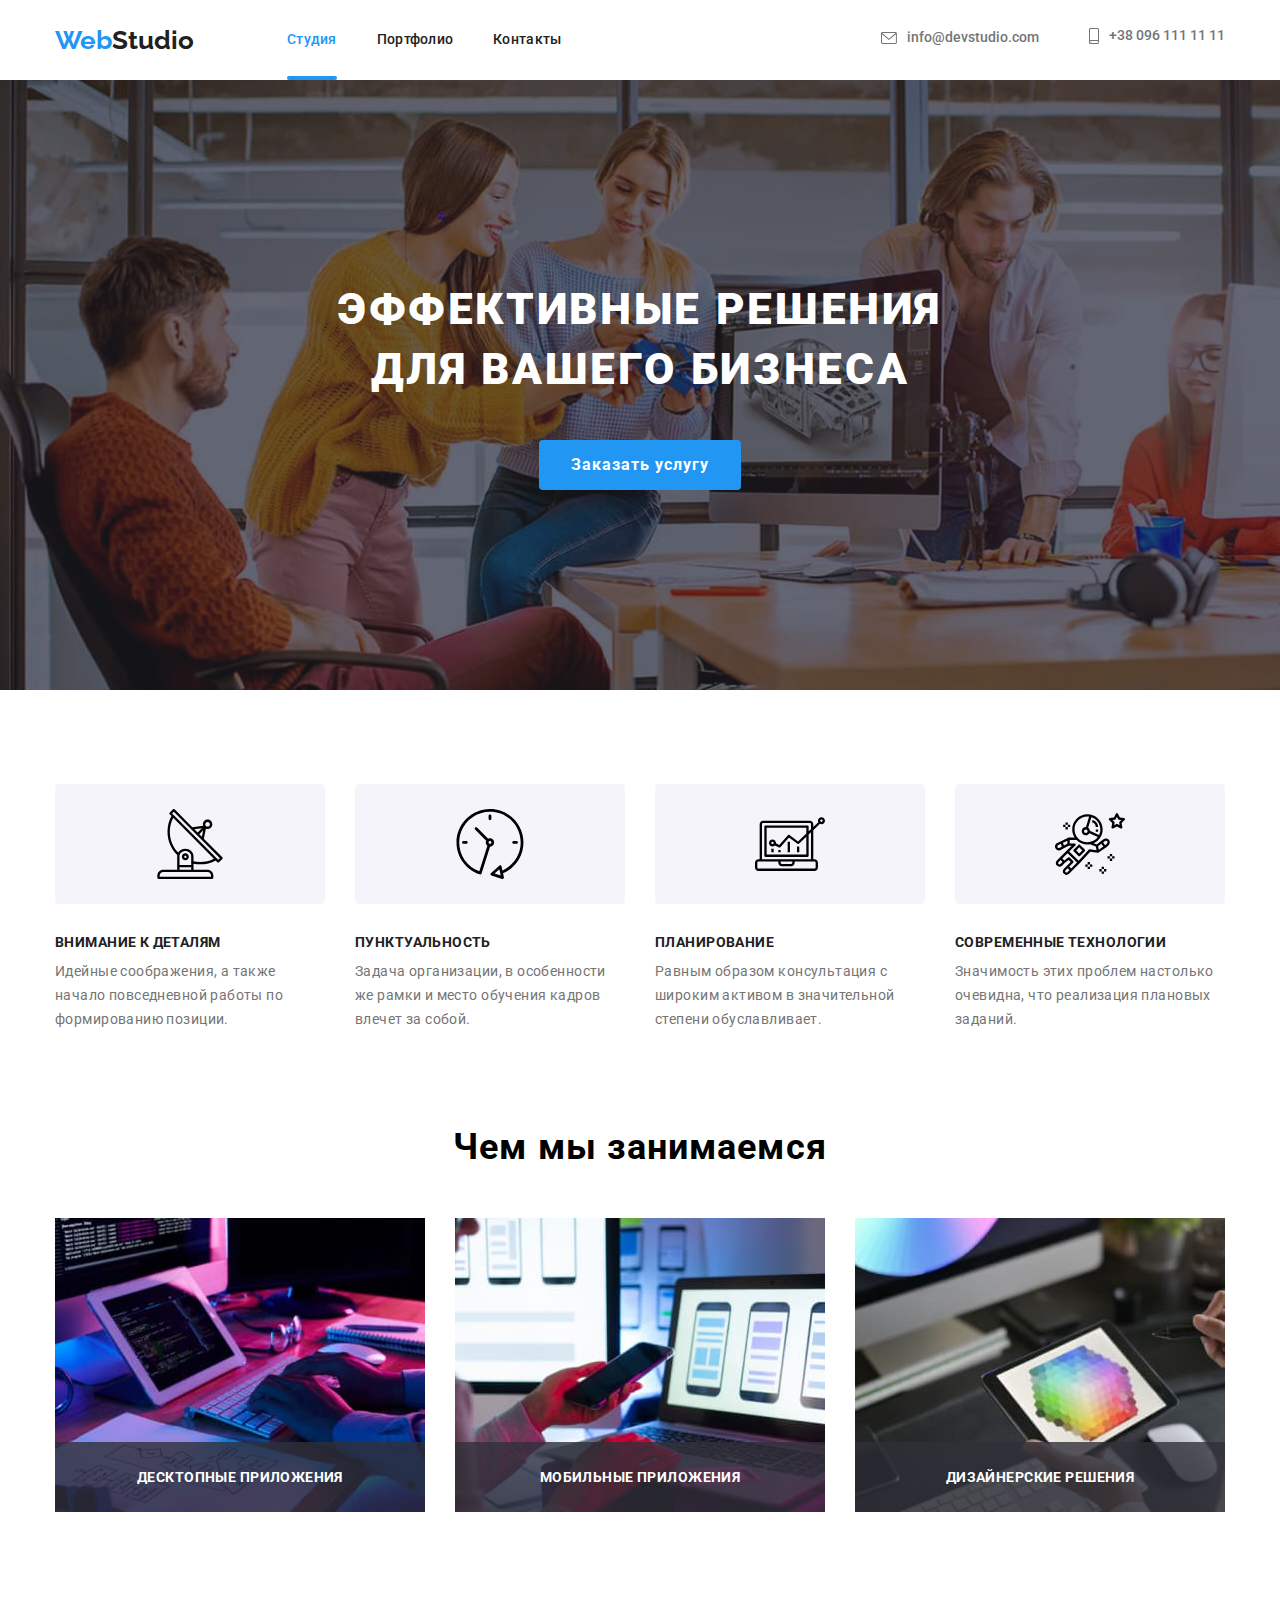
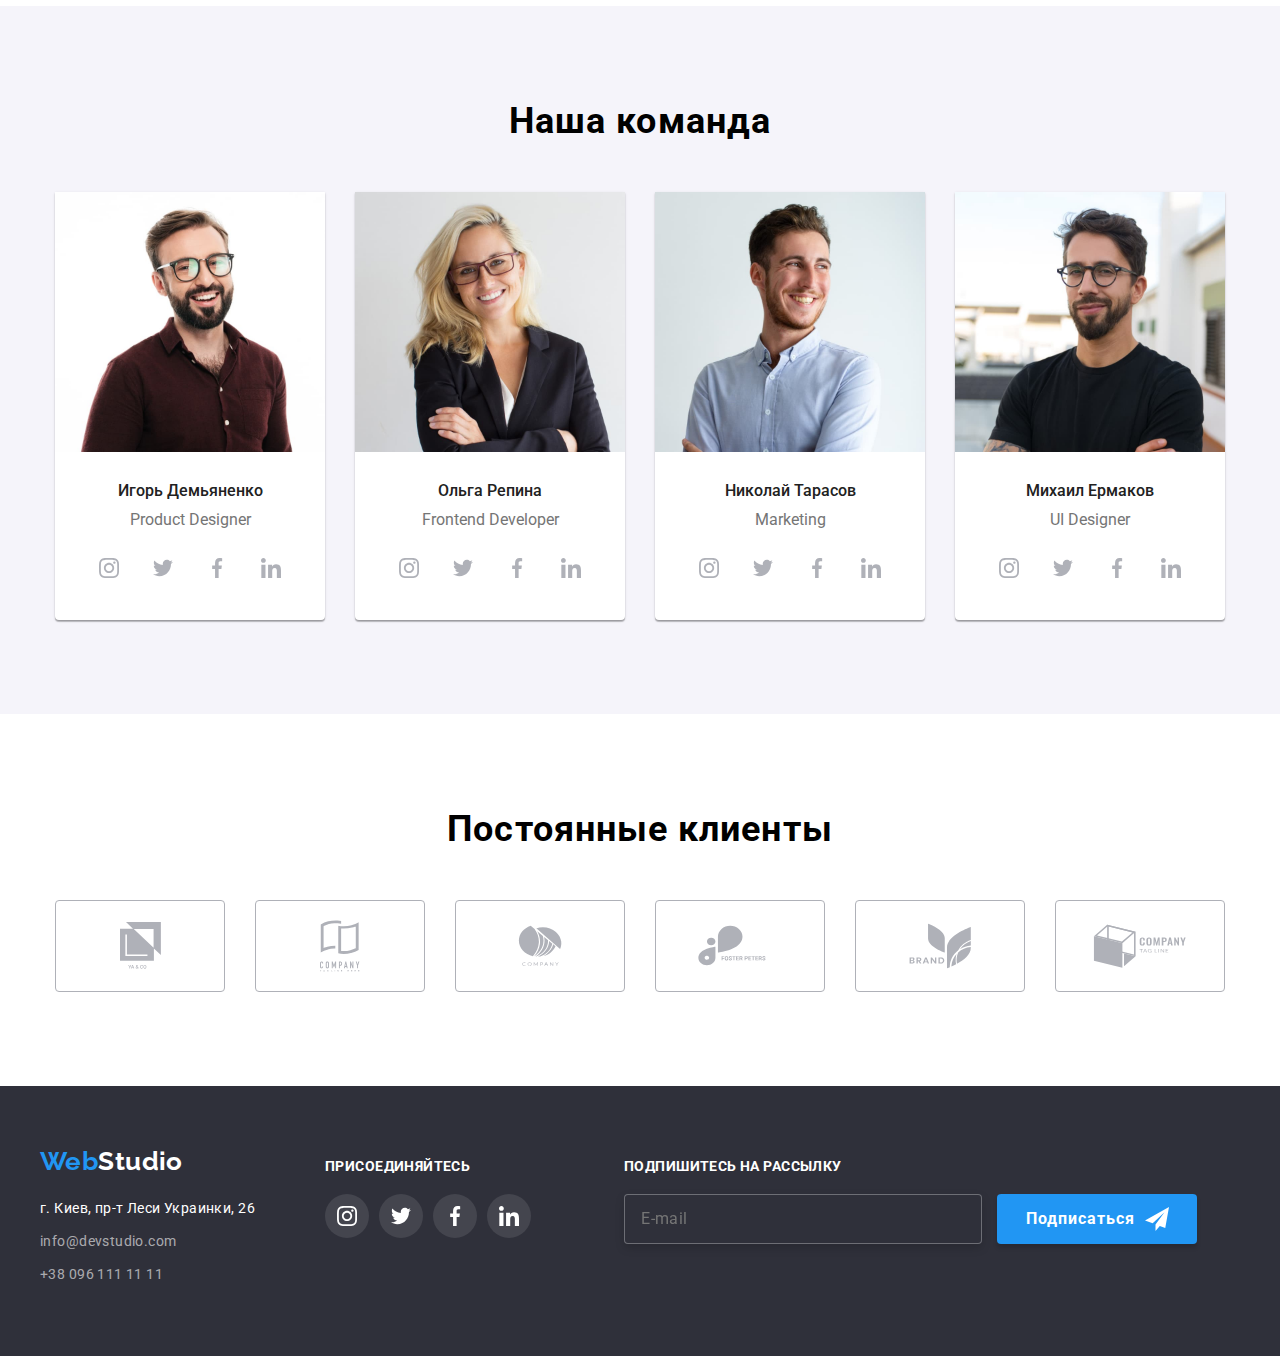
<file: index.html>
<!DOCTYPE html>
<html lang="uk">
  <head>
    <meta charset="UTF-8" />
    <meta name="viewport" content="width=device-width, initial-scale=1.0" />
    <title>Web Studio (Version 2.1)</title>
    <link rel="preconnect" href="https://fonts.googleapis.com">
<link rel="preconnect" href="https://fonts.gstatic.com" crossorigin>
<link rel="preconnect" href="https://fonts.googleapis.com">
<link rel="preconnect" href="https://fonts.gstatic.com" crossorigin>
<link href="https://fonts.googleapis.com/css2?family=Raleway:wght@700&family=Roboto:wght@400;500;700;900&display=swap" rel="stylesheet">
<link rel="stylesheet" href="https://cdnjs.cloudflare.com/ajax/libs/modern-normalize/1.1.0/modern-normalize.min.css">
<link rel="stylesheet" href="./css/styles.css">
  </head>

  <body>    
      <header>
      <div class="page-heder">      
        <a href="" class="logo"> <span>Web</span>Studio</a>
        <nav class="nav-heder-ul">
        <ul class="nav-heder">
          <li class="item"><a class="list-nav current" href="">Студия</a></li>
          <li class="item"><a class="list-nav"href="./portfolio.html">Портфолио</a></li>
          <li class="item"><a class="list-nav"href="">Контакты</a></li>
        </ul>
      </nav>
      <ul class="adress-header">
        <li class="item-adr">
          <a class="list-nav-adress"href="mailto:info@devstudio.com">
            <svg class="contact-icon" aria-hidden="true" width="16" height="12">
              <use href="./image/icons.svg/symbol-defs.svg#icon-letter"></use>
            </svg> info@devstudio.com</a></li>
        <li class="item-adr">
          <a class="list-nav-adress"href="tell:+3800961111111">
              <svg class="contact-icon" aria-hidden="true" width="10" height="16" >
              <use href="./image/icons.svg/symbol-defs.svg#icon-phon"></use>
             </svg>+38 096 111 11 11</a></li>
      </ul>
      </div>
    </header>    
    <main>
          <section class="hero">
          <h1 class="hero-title">Эффективные решения для вашего бизнеса</h1>
          <button class="button-hero" data-modal-open>Заказать услугу</button>
        </section>
      <section class="paragraph"> 
        <div class="container-text"> 
        <ul class="text-list">
          <li class="list-text">       
              <div class="icon">             
              <svg class="icon-text">
              <use  href="./image/icons.svg/symbol-defs.svg#icon-antenna">
              </svg>                             
            </div>        
            <h3 class="section-title">Внимание к деталям</h3>
            <p class="section-text">
              Идейные соображения, а также начало повседневной работы по
              формированию позиции.
            </p>
          </li>
          <li class="list-text">
            <div class="icon">
              <svg class="icon-text">
                  <use href="./image/icons.svg/symbol-defs.svg#icon-clock">
              </svg>
            </div>
            <h3 class="section-title">Пунктуальность</h3>
            <p class="section-text">
              Задача организации, в особенности же рамки и место обучения кадров
              влечет за собой.
            </p>
          </li>
          <li class="list-text">
            <div class="icon">
              <svg class="icon-text">
              <use href="./image/icons.svg/symbol-defs.svg#icon-computer">
              </svg>
            </div>   
            <h3 class="section-title">Планирование</h3>
            <p class="section-text">
              Равным образом консультация с широким активом в значительной
              степени обуславливает.
            </p>
          </li>
          <li class="list-text">
            <div class="icon">
              <svg class="icon-text">
              <use href="./image/icons.svg/symbol-defs.svg#icon-astronaut">
              </svg>
            </div>   
            <h3 class="section-title">Современные технологии</h3>
            <p class="section-text">
              Значимость этих проблем настолько очевидна, что реализация
              плановых заданий.
            </p>
          </li>
        </ul>
      </div>         
      </section>        
        <section class="activity">  
          <div class="conteiner-pictures"> 
        <h2 class="section-hero">Чем мы занимаемся</h2>        
        <ul class="pictures">
          <li class="pictures-list">    
            <div class="activity-text">
              <p class="">Десктопные приложения</p>
            </div> 
              <img src="./image/img.jpg" alt="Ноутбук" width="370" />
            </li>
          <li class="pictures-list">
             <div class="activity-text">
              <p>Мобильные приложения</p>
            </div>             
              <img src="./image/img1.jpg" alt="Смартфон" width="370" />
          </li>
          <li class="pictures-list">
             <div class="activity-text">
              <p>Дизайнерские решения</p>
            </div> 
            <img src="./image/img2.jpg" alt="Планшет" width="370" />
          </li>
        </ul>
      </div>         
      </section>     
      <section class="people">
        <div class="cards">
        <h2 class="section-hero">Наша команда</h2>
        <ul class="employees">
          <li class="employees-people">
            <img src="./image/img3.jpg" alt="Игорь Демьяненко" width="270" />
            <div class="igor">
            <h3 class="name">Игорь Демьяненко</h3>
            <p class="work">Product Designer</p>
            <div class="social"> 
            <ul class="social-studio">
              <li class="nets-item">
                <a href="#" class="link-nets">
                  <svg class="icon-nets" width="20" height="20">
                    <use href="./image/icons.svg/symbol-defs.svg#icon-insta"></use>
                  </svg>                  
                </a>
              </li>
              <li class="nets-item">
                <a href="#" class="link-nets">
                  <svg class="icon-nets" width="20" height="20">
                    <use href="./image/icons.svg/symbol-defs.svg#icon-twitter"></use>
                  </svg>   
                </a>             
              </li>
              <li class="nets-item">
                <a href="#" class="link-nets">
                  <svg class="icon-nets" width="20" height="20">
                    <use href="./image/icons.svg/symbol-defs.svg#icon-fasebook"></use>
                  </svg>                  
                </a>
              </li>
              <li class="nets-item">
                <a href="#" class="link-nets">
                  <svg class="icon-nets" width="20" height="20">
                    <use href="./image/icons.svg/symbol-defs.svg#icon-linkedin"></use>
                  </svg>                  
                </a>
              </li>
            </ul>
          </div>
          </div>
          </li>
          <li class="employees-people">
            <img src="./image/img4.jpg" alt="Ольга Репина" width="270" />
            <div class="igor">
            <h3 class="name">Ольга Репина</h3>
            <p class="work">Frontend Developer</p>
            <div class="social"> 
              <ul class="social-studio">
                <li class="nets-item">
                  <a href="#" class="link-nets">
                    <svg class="icon-nets" width="20" height="20">
                      <use href="./image/icons.svg/symbol-defs.svg#icon-insta"></use>
                    </svg>                  
                  </a>
                </li>
                <li class="nets-item">
                  <a href="#" class="link-nets">
                    <svg class="icon-nets" width="20" height="20">
                      <use href="./image/icons.svg/symbol-defs.svg#icon-twitter"></use>
                    </svg>   
                  </a>             
                </li>
                <li class="nets-item">
                  <a href="#" class="link-nets">
                    <svg class="icon-nets" width="20" height="20">
                      <use href="./image/icons.svg/symbol-defs.svg#icon-fasebook"></use>
                    </svg>                  
                  </a>
                </li>
                <li class="nets-item">
                  <a href="#" class="link-nets">
                    <svg class="icon-nets" width="20" height="20">
                      <use href="./image/icons.svg/symbol-defs.svg#icon-linkedin"></use>
                    </svg>                  
                  </a>
                </li>
              </ul>
            </div>
          </div>
          </li>
          <li class="employees-people">
            <img src="./image/img5.jpg" alt="Николай Тарасов" width="270" />
            <div class="igor">
            <h3 class="name">Николай Тарасов</h3>
            <p class="work">Marketing</p>
            <div class="social"> 
              <ul class="social-studio">
                <li class="nets-item">
                  <a href="#" class="link-nets">
                    <svg class="icon-nets" width="20" height="20">
                      <use href="./image/icons.svg/symbol-defs.svg#icon-insta"></use>
                    </svg>                  
                  </a>
                </li>
                <li class="nets-item">
                  <a href="#" class="link-nets">
                    <svg class="icon-nets" width="20" height="20">
                      <use href="./image/icons.svg/symbol-defs.svg#icon-twitter"></use>
                    </svg>   
                  </a>             
                </li>
                <li class="nets-item">
                  <a href="#" class="link-nets">
                    <svg class="icon-nets" width="20" height="20">
                      <use href="./image/icons.svg/symbol-defs.svg#icon-fasebook"></use>
                    </svg>                  
                  </a>
                </li>
                <li class="nets-item">
                  <a href="#" class="link-nets">
                    <svg class="icon-nets" width="20" height="20">
                      <use href="./image/icons.svg/symbol-defs.svg#icon-linkedin"></use>
                    </svg>                  
                  </a>
                </li>
              </ul>
            </div>
          </div>
          </li>
          <li class="employees-people">
            <img src="./image/img6.jpg" alt="Михаил Ермаков" width="270" />
            <div class="igor">
            <h3 class="name">Михаил Ермаков</h3>
            <p class="work">UI Designer</p>
            <div class="social"> 
              <ul class="social-studio">
                <li class="nets-item">
                  <a href="#" class="link-nets">
                    <svg class="icon-nets" width="20" height="20">
                      <use href="./image/icons.svg/symbol-defs.svg#icon-insta"></use>
                    </svg>                  
                  </a>
                </li>
                <li class="nets-item">
                  <a href="#" class="link-nets">
                    <svg class="icon-nets" width="20" height="20">
                      <use href="./image/icons.svg/symbol-defs.svg#icon-twitter"></use>
                    </svg>   
                  </a>             
                </li>
                <li class="nets-item">
                  <a href="#" class="link-nets">
                    <svg class="icon-nets" width="20" height="20">
                      <use href="./image/icons.svg/symbol-defs.svg#icon-fasebook"></use>
                    </svg>                  
                  </a>
                </li>
                <li class="nets-item">
                  <a href="#" class="link-nets">
                    <svg class="icon-nets" width="20" height="20">
                      <use href="./image/icons.svg/symbol-defs.svg#icon-linkedin"></use>
                    </svg>                  
                  </a>
                </li>
              </ul>
            </div>
          </div>
          </li>
        </ul>
      </div>
      </section>
        <section class="clients"> 
          <div class="clients-card">
             <h2 class="section-hero">Постоянные клиенты</h2>
             <ul class="compani">
              <li class="compani-card">
                <a href="#" class="link-clients">
                    <svg class="clients-compani" width="41" height="47">
                      <use href="./image/icons.svg/symbol-defs.svg#icon-client1"></use>
                    </svg>                  
                  </a>
              </li>
              <li class="compani-card">
                <a href="#" class="link-clients">
                    <svg class="clients-compani" width="40" height="52">
                      <use href="./image/icons.svg/symbol-defs.svg#icon-client2"></use>
                    </svg>                  
                  </a>
              </li>
              <li class="compani-card">
                <a href="#" class="link-clients">
                    <svg class="clients-compani" width="44" height="41">
                      <use href="./image/icons.svg/symbol-defs.svg#icon-client3"></use>
                    </svg>                  
                  </a>
              </li>
              <li class="compani-card">
                <a href="#" class="link-clients">
                    <svg class="clients-compani" width="84" height="41">
                      <use href="./image/icons.svg/symbol-defs.svg#icon-client4"></use>
                    </svg>                  
                  </a>
              </li>
              <li class="compani-card">
                <a href="#" class="link-clients">
                    <svg class="clients-compani" width="63" height="46">
                      <use href="./image/icons.svg/symbol-defs.svg#icon-client5"></use>
                    </svg>                  
                  </a>
              </li>
              <li class="compani-card">
                <a href="#" class="link-clients">
                    <svg class="clients-compani" width="94" height="44">
                      <use href="./image/icons.svg/symbol-defs.svg#icon-client6"></use>
                    </svg>                  
                  </a>
              </li>
             </ul>
          </div>
        </section>        
    </main>   
    <footer>
      <div class="container-footer">
      <div class="footer-map">
      <a href=""class="logo-footer"> <span>Web</span>Studio</a>
      <address>
        <ul>
          <li><a class="adress-footer-map" href="https://bit.ly/3pXMvUd"  target="_blank" rel="noopener noreferrer">г. Киев, пр-т Леси Украинки, 26</a></li>
          <li><a class="adress-footer" href="mailto:info@devstudio.com">info@devstudio.com</a></li>
          <li><a class="adress-footer" href="tel:+380961111111">+38 096 111 11 11</a></li>
        </ul>
      </address>
      </div>
      <div class="footer-icon">
        <h2 class="conect">Присоединяйтесь</h2>
        <ul class="social-studio">
                <li class="nets-footer">
                  <a href="#" class="link-footer">
                    <svg class="icon-nets" width="20" height="20">
                      <use href="./image/icons.svg/symbol-defs.svg#icon-insta"></use>
                    </svg>                  
                  </a>
                </li>
                <li class="nets-footer">
                  <a href="#" class="link-footer">
                    <svg class="icon-nets" width="20" height="20">
                      <use href="./image/icons.svg/symbol-defs.svg#icon-twitter"></use>
                    </svg>   
                  </a>             
                </li>
                <li class="nets-footer">
                  <a href="#" class="link-footer">
                    <svg class="icon-nets" width="20" height="20">
                      <use href="./image/icons.svg/symbol-defs.svg#icon-fasebook"></use>
                    </svg>                  
                  </a>
                </li>
                <li class="nets-footer">
                  <a href="#" class="link-footer">
                    <svg class="icon-nets" width="20" height="20">
                      <use href="./image/icons.svg/symbol-defs.svg#icon-linkedin"></use>
                    </svg>                  
                  </a>
                </li>
              </ul>
            </div>         
          </li>
  
  <form class="footer-right">  
    
  <label for="mail" class="for-label"> Подпишитесь на рассылку </label>
  <div class="distribution">   
  <input class="for-input" type="email" name="mail" placeholder="E-mail"/> 
   <button type="submit" class="subscribe-button">Подписаться
    <svg class="icon-for">
      <use href="./image/icons.svg/symbol-defs.svg#icon-twit"></use>
    </svg>                  
   </button>  
   </div>   
</form>

 </div>
    </footer> 
    <div class="backdrop is-hidden" data-modal>
        <div class="modal" >
          <button type="button" class="modal-close" data-modal-close>
            <svg class="close-icon">
              <use href="./image/icons.svg/symbol-defs.svg#icon-close-black-18dp-2-1-1"></use>
            </svg>
          </button>          
          <form class="request">
          <p class="request-text">Оставьте свои данные, мы вам перезвоним</p>            
          <div role="group">
          <label class="form-text" for="name">Имя</label>
          <div class="form-field"> 
          <input class="for-data" type="text" name="name" id="name" placeholder=" "/>
          <svg class="icon-form">
          <use href="./image/icons.svg/symbol-defs.svg#icon-person-black"></use></svg>     
          </div>          
          <label class="form-text" for="tel">Телефон</label>
          <div class="form-field">
          <input class="for-data" type="tel" name="tel" id="tel" placeholder=" "/>
           <svg class="icon-form">
          <use href="./image/icons.svg/symbol-defs.svg#icon-phon-black"></use></svg>     
          </div>         
          <label class="form-text" for="mail">Почта</label>
          <div class="form-field">
          <input class="for-data" type="email" name="mail" placeholder=" "/> 
          <svg class="icon-form">
          <use href="./image/icons.svg/symbol-defs.svg#icon-maill-black"></use></svg>     
          </div>      
          <label class="form-text" for="commet">Комментарий</label>
          <div class="form-field">
          <textarea class="textarea-commet" name="commet" id="commet" rows="" placeholder="Введите текст"></textarea>
          </div>
          </div>                  
          <label class="form-field-checkbox">Соглашаюсь с рассылкой и принимаю
             <input class="checkbox visually-hidden " type="checkbox" name="" required placeholder=" ">              
            <a class="treaty-link" href="">Условия договора</a>
            <svg class="icon-check-frame">
              <use href="./image/icons.svg/symbol-defs.svg#icon-check-frame"></use>
            </svg>
            <svg class="icon-icon-check">
              <use href="./image/icons.svg/symbol-defs.svg#icon-icon-check"></use>
            </svg>
          </label>
        <button class="button-hero" type="submit">Отправить</button>
        </form>
          </div>
       </div>
    <script src="./js/modal.js"></script>   
  </body>
</html>
</file>
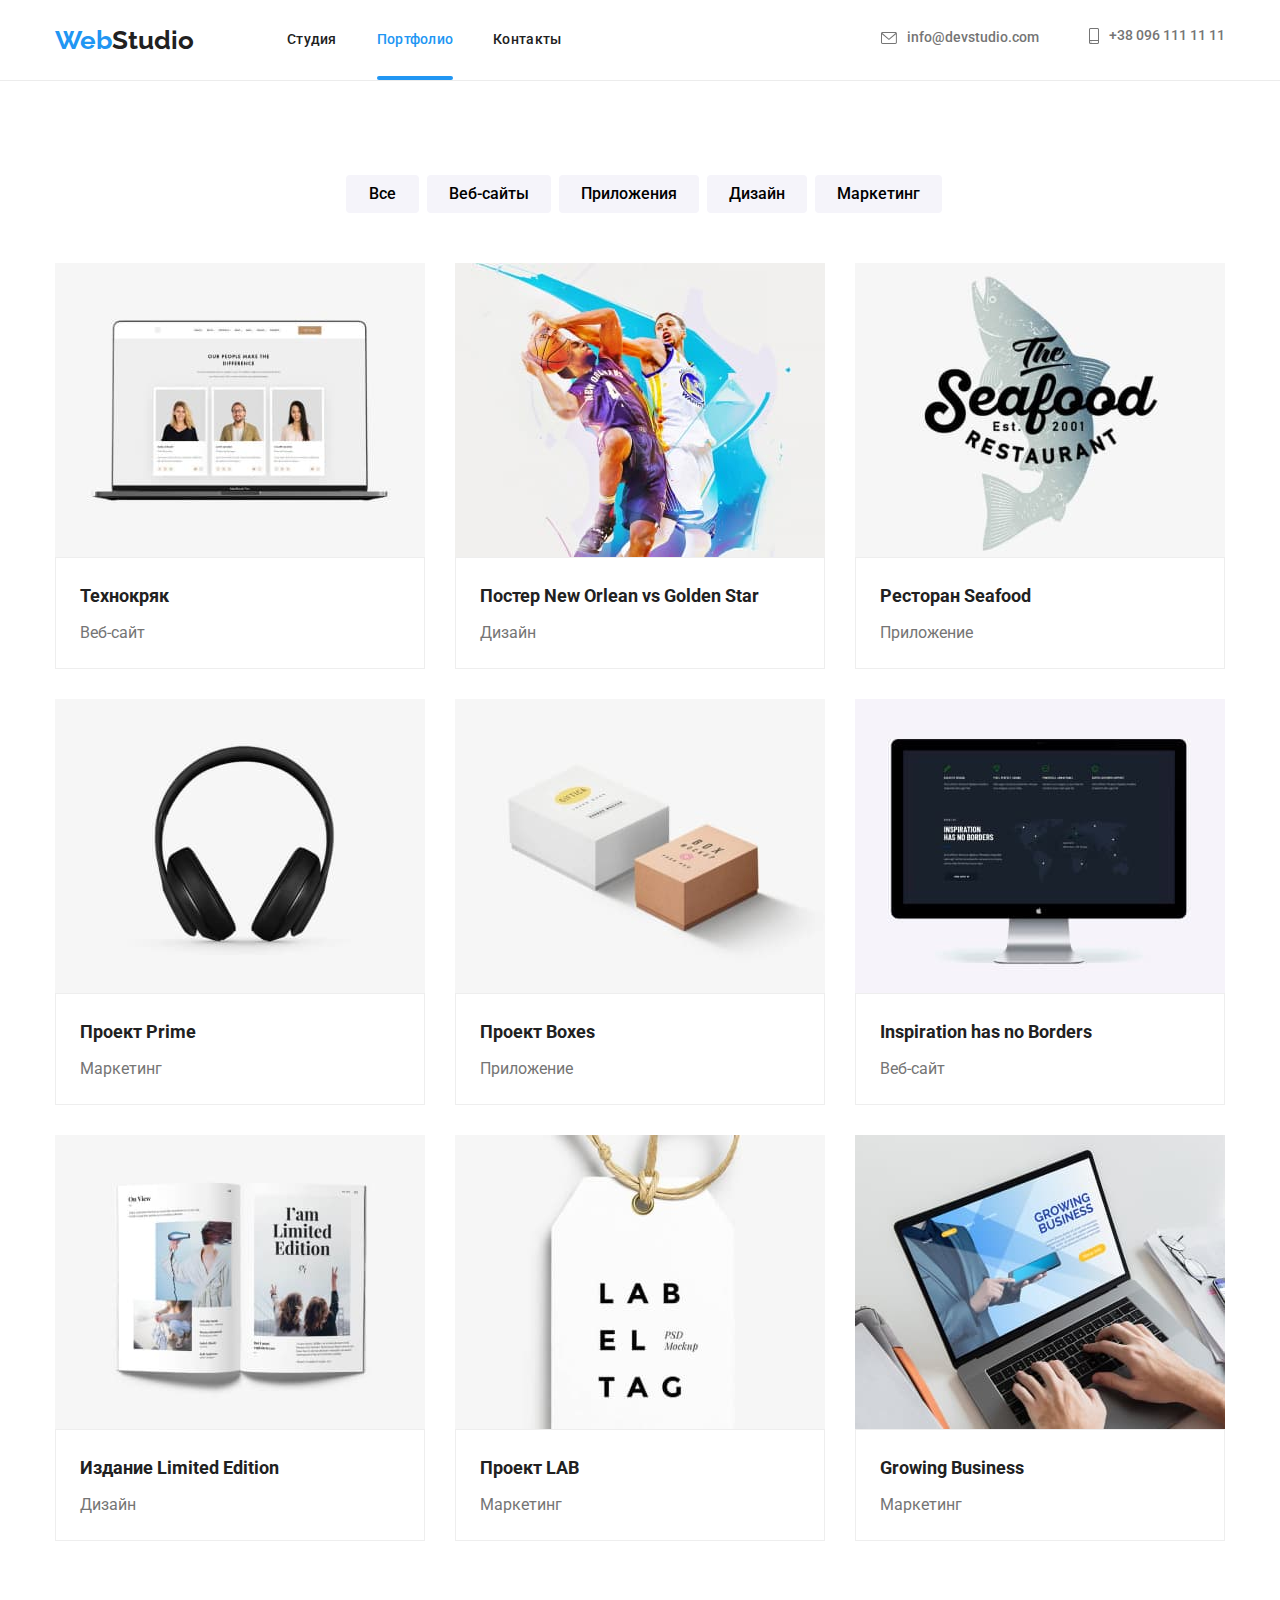
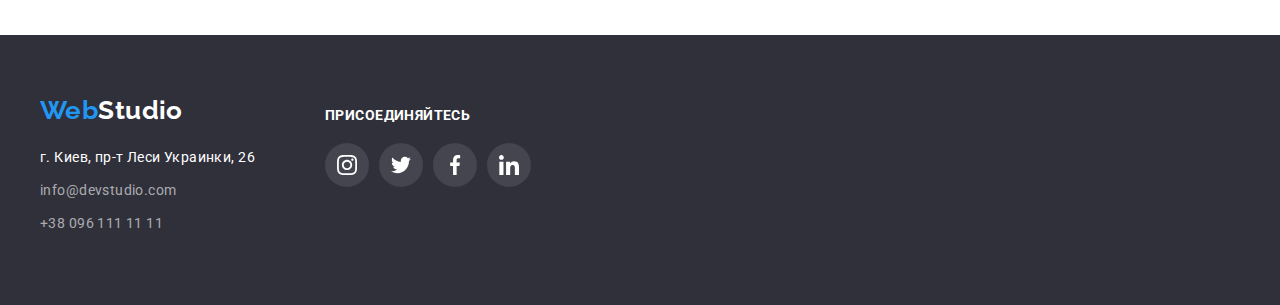
<file: portfolio.html>
<!DOCTYPE html>
<html lang="ru">
  <head>
    <meta charset="UTF-8" />
    <meta name="viewport" content="width=device-width, initial-scale=1.0" />
    <title>Web Studio (Version 2.1)</title>
    <link rel="preconnect" href="https://fonts.googleapis.com" />
    <link rel="preconnect" href="https://fonts.gstatic.com" crossorigin />
    <link rel="preconnect" href="https://fonts.googleapis.com" />
    <link rel="preconnect" href="https://fonts.gstatic.com" crossorigin />
    <link
      href="https://fonts.googleapis.com/css2?family=Raleway:wght@700&family=Roboto:wght@400;500;700;900&display=swap"
      rel="stylesheet"
    />
    <link
      rel="stylesheet"
      href="https://cdnjs.cloudflare.com/ajax/libs/modern-normalize/1.1.0/modern-normalize.min.css"
    />
    <link rel="stylesheet" href="./css/styles.css" />
  </head>

  <body>
    <header>
      <div class="page-heder">
        <a href="" class="logo"> <span>Web</span>Studio </a>
        <nav class="nav-heder-ul">
          <ul class="nav-heder">
            <li class="item"><a class="list-nav" href="./index.html">Студия</a></li>
            <li class="item"><a class="list-nav current" href="">Портфолио</a></li>
            <li class="item"><a class="list-nav" href="">Контакты</a></li>
          </ul>
        </nav>
        <ul class="adress-header">
        <li class="item-adr">
          <a class="list-nav-adress"href="mailto:info@devstudio.com">
            <svg class="contact-icon" aria-hidden="true" width="16" height="12">
              <use href="./image/icons.svg/symbol-defs.svg#icon-letter"></use>
            </svg>
            info@devstudio.com</a></li>
        <li class="item-adr">
          <a class="list-nav-adress"href="tell:+3800961111111">
              <svg class="contact-icon" aria-hidden="true" width="10" height="16" >
              <use href="./image/icons.svg/symbol-defs.svg#icon-phon"></use>
            </svg>
            +38 096 111 11 11</a></li>
      </ul>
      </div>
      <div class="line"></div>
    </header>

    <main>
      <section class="portfolio">
      <div class="container-filtr" >       
          <h1 class="invisible">Фильтр</h1>
          <ul class="container-list">
            <li><button class="button-portfolio" type="button">Все</button></li>
            <li><button class="button-portfolio" type="button">Веб-сайты</button></li>
            <li><button class="button-portfolio" type="button">Приложения</button></li>
            <li><button class="button-portfolio" type="button">Дизайн</button></li>
            <li><button class="button-portfolio" type="button">Маркетинг</button></li>
          </ul>
      </div>
      <div class="container-portfolio">
          <ul class="container">
            <li class="container-element">
              <a class="portfolio-list" href="">
              <div class="portfolio-card"> 
              <img src="./image/img7.jpg" alt="Технокряк" width="370" />         
              <div class="portfolio-text">
                <p class="text-card"> Ресурс предлагает комплексные предложения с разным уровнем функционала и сервисов. Все это позволит посетителю получить исчерпывающие сведения о компании или частном лице.
                </p>
              </div>
              </div>
              <div class="cards-portfolio">
              <h2 class="title-portfolio">Технокряк</h2>
              <p class="text-portfolio">Веб-сайт</p>
            
            </div>  
            </a>
            </li>
            <li class="container-element">
               <a class="portfolio-list" href="">
              <div class="portfolio-card"> 
              <img src="./image/img8.jpg" alt="Постер New Orlean vs Golden Star"                width="370"/>
                <div class="portfolio-text">
                <p class="text-card"> Ресурс предлагает комплексные предложения с разным уровнем функционала и сервисов. Все это позволит посетителю получить исчерпывающие сведения о компании или частном лице.
                </p>
              </div>
              </div>
              <div class="cards-portfolio">
              <h2 class="title-portfolio">Постер New Orlean vs Golden Star</h2>
              <p class="text-portfolio">Дизайн</p>
            </div>
            </a>
            </li>
            <li class="container-element">
              <a class="portfolio-list" href="">
              <div class="portfolio-card"> 
              <img src="./image/img9.jpg" alt="Ресторан Seafood" width="370" />
              <div class="portfolio-text">
                <p class="text-card"> Ресурс предлагает комплексные предложения с разным уровнем функционала и сервисов. Все это позволит посетителю получить исчерпывающие сведения о компании или частном лице.
                </p>
              </div>
              </div>
              <div class="cards-portfolio">
              <h2 class="title-portfolio">Ресторан Seafood</h2>
              <p class="text-portfolio">Приложение</p>
              </div>
              </a>
            </li>
            <li class="container-element">
              <a class="portfolio-list" href="">
              <div class="portfolio-card"> 
              <img src="./image/img10.jpg" alt="Проект Prime" width="370" />
              <div class="portfolio-text">
                <p class="text-card"> Ресурс предлагает комплексные предложения с разным уровнем функционала и сервисов. Все это позволит посетителю получить исчерпывающие сведения о компании или частном лице.
                </p>
              </div>
              </div>
              <div class="cards-portfolio">
              <h2 class="title-portfolio">Проект Prime</h2>
              <p class="text-portfolio">Маркетинг</p>
              </div>
              </a>
            </li>
            <li class="container-element">
              <a class="portfolio-list" href="">
              <div class="portfolio-card"> 
              <img src="./image/img11.jpg" alt="Проект Boxes" width="370" />
               <div class="portfolio-text">
                <p class="text-card"> Ресурс предлагает комплексные предложения с разным уровнем функционала и сервисов. Все это позволит посетителю получить исчерпывающие сведения о компании или частном лице.
                </p>
              </div>
              </div>
              <div class="cards-portfolio">
              <h2 class="title-portfolio">Проект Boxes</h2>
              <p class="text-portfolio">Приложение</p>
              </div>
              </a>
            </li>
            <li class="container-element">
              <a class="portfolio-list" href="">
              <div class="portfolio-card"> 
              <img src="./image/img12.jpg" alt="Inspiration has no Borders"  width="370"/>
              <div class="portfolio-text">
                <p class="text-card"> Ресурс предлагает комплексные предложения с разным уровнем функционала и сервисов. Все это позволит посетителю получить исчерпывающие сведения о компании или частном лице.
                </p>
              </div>
              </div>
              <div class="cards-portfolio">
              <h2 class="title-portfolio">Inspiration has no Borders</h2>
              <p class="text-portfolio">Веб-сайт</p>
            </div>
            </a>
            </li>
            <li class="container-element">
              <a class="portfolio-list" href="">
              <div class="portfolio-card"> 
              <img src="./image/img13.jpg" alt="Издание Limited Edition" width="370"/>
              <div class="portfolio-text">
                <p class="text-card"> Ресурс предлагает комплексные предложения с разным уровнем функционала и сервисов. Все это позволит посетителю получить исчерпывающие сведения о компании или частном лице.
                </p>
              </div>
              </div>
              <div class="cards-portfolio">
              <h2 class="title-portfolio">Издание Limited Edition</h2>
              <p class="text-portfolio">Дизайн</p>
              </div>
              </a>
            </li>
            <li class="container-element">
              <a class="portfolio-list" href="">
              <div class="portfolio-card"> 
              <img src="./image/img14.jpg" alt="Проект LAB" width="370" />
              <div class="portfolio-text">
                <p class="text-card"> Ресурс предлагает комплексные предложения с разным уровнем функционала и сервисов. Все это позволит посетителю получить исчерпывающие сведения о компании или частном лице.
                </p>
              </div>
              </div>
              <div class="cards-portfolio">
              <h2 class="title-portfolio">Проект LAB</h2>
              <p class="text-portfolio">Маркетинг</p>          
              </div>
              </a>
            </li>
            <li class="container-element">
              <a class="portfolio-list" href="">
              <div class="portfolio-card"> 
              <img src="./image/img15.jpg" alt="Growing Business" width="370" />
              <div class="portfolio-text">
                <p class="text-card"> Ресурс предлагает комплексные предложения с разным уровнем функционала и сервисов. Все это позволит посетителю получить исчерпывающие сведения о компании или частном лице.
                </p>
              </div>
              </div>
              <div class="cards-portfolio">
              <h2 class="title-portfolio">Growing Business</h2>
              <p class="text-portfolio">Маркетинг</p>             
            </div>
            </a>
            </li>
          </ul>        
    </div>
  </section>
    </main>
    
     <footer>
      <div class="container-footer">
      <div class="footer-map">
      <a href=""class="logo-footer"> <span>Web</span>Studio</a>
      <address>
        <ul>
          <li><a class="adress-footer-map" href="https://bit.ly/3pXMvUd" target="_blank" rel="noopener noreferrer">г. Киев, пр-т Леси Украинки, 26</a></li>
          <li><a class="adress-footer" href="mailto:info@devstudio.com">info@devstudio.com</a></li>
          <li><a class="adress-footer" href="tel:+380961111111">+38 096 111 11 11</a></li>
        </ul>
      </address>
      </div>
      <div class="footer-icon">
        <h2 class="conect">Присоединяйтесь</h2>
        <ul class="social-studio">
                <li class="nets-footer">
                  <a href="#" class="link-footer">
                    <svg class="icon-nets" width="20" height="20">
                      <use href="./image/icons.svg/symbol-defs.svg#icon-insta"></use>
                    </svg>                  
                  </a>
                </li>
                <li class="nets-footer">
                  <a href="#" class="link-footer">
                    <svg class="icon-nets" width="20" height="20">
                      <use href="./image/icons.svg/symbol-defs.svg#icon-twitter"></use>
                    </svg>   
                  </a>             
                </li>
                <li class="nets-footer">
                  <a href="#" class="link-footer">
                    <svg class="icon-nets" width="20" height="20">
                      <use href="./image/icons.svg/symbol-defs.svg#icon-fasebook"></use>
                    </svg>                  
                  </a>
                </li>
                <li class="nets-footer">
                  <a href="#" class="link-footer">
                    <svg class="icon-nets" width="20" height="20">
                      <use href="./image/icons.svg/symbol-defs.svg#icon-linkedin"></use>
                    </svg>                  
                  </a>
                </li>
              </ul>
            </div>
          </div>
          </li> 
      </div>
    </footer>    
  </body>
</html>
</file>
<file: css/styles.css>
:root {
    --primary-text-color: #212121;
    --title-text-color: #212121;
    --accent-color: #2196F3;
    --font-family-primary: 'Roboto',
        sans-serif;
    --font-family-title: 'Playfair Display',
        serif;
}

html {
    scroll-behavior: smooth;
    box-sizing: border-box;
}

a {
    text-decoration: none;
    display: inline-block;
}

h1,
h2,
h3,
p {
    margin: 0;
}

.textarea {
    resize: none;
}
img {
    display: block;
    max-width: 100%;
    height: auto;
}

body {
    font-size: 14px;
    line-height: 1.71;
    font-family: var(--font-family-primary);
    font-weight: 400;
    
}

footer {
    padding-top: 60px;
    padding-bottom: 60px;
    letter-spacing: 0.03em;
    background-color: #2F303A;
}

.page-heder {
    display: flex;
    margin-left: auto;
    margin-right: auto;
    width: 1200px;
    padding-right: 15px;
    padding-left: 15px;
    align-items: center;
}

.line {
    border-bottom: 1px solid #ECECEC;
    ;
}

.nav-heder {
    display: flex;

}

.pictures {
    display: flex;
    width: 1200px;
    margin-left: auto;
    margin-right: auto;
    align-items: center;
}

.pictures-list {
    position: relative;
    display: flex;
    margin-right: 30px;
}
.activity-text {
    position: absolute;
    bottom: 0;
    padding-top: 27px;
    padding-bottom: 27px;
    font-weight: 700;


    
    width: 370px;
    height: 70px;
    color: #FFFFFF;
    background: rgba(47, 48, 58, 0.8);

    font-size: 14px;
    line-height: 16px;
    text-align: center;
    letter-spacing: 0.03em;
    text-transform: uppercase;
}


.conteiner-pictures {
    width: 1200px;
    margin-left: auto;
    margin-right: auto;
    align-items: center;
    padding-left: 15px;
    padding-right: 15px;
}

.activity {
    padding-bottom: 94px;
}

.nav-heder .item+.item {
    margin-left: 40px;
}

.list-nav-adress: {
    display: inline-flex;
    align-items: center;
    padding-top: 30px;
    padding-bottom: 30px;    
    line-height: 1.14;
    letter-spacing: 0.02em;
    text-decoration: none;
    transition: color 250ms cubic-bezier(0.4, 0, 0.2, 1);
}


.adress-header {
    display: flex;
    margin-left: auto;
}

.item-adr {
    margin-right: 50px;
}

.item-adr:last-child {
    margin-right: 0px;
}

.paragraph {
    padding-top: 94px;
    padding-bottom: 94px;


}

.container-text {
    width: 1200px;
    margin-left: auto;
    margin-right: auto;
    display: flex;
    align-items: center;
    padding-left: 15px;
    padding-right: 15px;
}


.igor {
    padding-top: 30px;
    padding-bottom: 30px;
}


.hero {
    padding-top: 200px;
    padding-bottom: 200px;
    max-width: 1600px;
    height: auto;
    background-color: #2F303A;
    background-size: cover;
    text-align: center;
    background-image: linear-gradient(to right,
                rgba(47, 48, 58, 0.4),
                rgba(47, 48, 58, 0.4)),
            url("../image/hero.jpg");

margin-left: auto;
margin-right: auto;
    }

.cards {
    width: 1200px;
    margin-right: auto;
    margin-left: auto;
    padding-left: 15px;
    padding-right: 15px;    
}

.people {
    padding-bottom: 94px;
    padding-top: 94px;
    background-color: #F5F4FA;
}

.section-text {
    color: #757575;
    font-weight: 400;
    font-size: 14px;
    line-height: 1.71;
}

.text-list {
    display: flex;
}

.list-text {
    width: 270px;
    letter-spacing: 0.03em;
    
}

.list-text:not(:last-child) {
    margin-right: 30px;
}

.section-title { 
    color: var(--primary-text-color);
    font-style: normal;
    font-weight: 700;
    font-size: 14px;
    line-height: 1.17;
    letter-spacing: 0.03em;
    text-transform: uppercase;
    margin-bottom: 10px;
}

.logo {
    display: flex;
    align-items: center;
    color: var(--primary-text-color);
    font-family: Raleway, sans-serif;
    font-weight: 700;
    Font-size: 26px;
    line-height: 1.714;
    margin-right: 93px;
}

.logo-footer {
    color: #FFFFFF;
    font-family: Raleway, sans-serif;
    font-weight: 700;
    Font-size: 26px;
    line-height: 1.19;
    margin-bottom: 20px;
    display: block;
}

span {
    color: #2196F3;

}

ul {
    list-style: none;
    padding: 0px;
    margin: 0px;
}

.hero-title {

    color: #FFFFFF;
    font-weight: 900;
    font-size: 44px;
    line-height: 1.36;
    text-transform: uppercase;
    margin-top: 0px;
    margin-bottom: 40px;
    width: 696px;
    height: 120px;
    margin-left: auto;
    margin-right: auto;
    letter-spacing: 0.06em;
}

.section-hero {
    text-align: center;
    font-weight: 700;
    font-size: 36px;
    line-height: 1.17;
    letter-spacing: 0.03em;
    margin-left: auto;
    margin-right: auto;
    margin-bottom: 50px;
    
}

.button-portfolio {
    display: inline-block;
    background-color: #f5f4fa;
    font-family: inherit;
    font-weight: 500;
    font-size: 16px;
    line-height: 1.62;    
    padding: 6px 22px;
    border: transparent;
    border-radius: 4px;
    min-width: 73px;
    margin-left: 8px;
    border-radius: 4px;
    transition: fill 250ms cubic-bezier(0.4, 0, 0.2, 1), background-color 250ms cubic-bezier(0.4, 0, 0.2, 1);
    

}

.button-portfolio:hover,
.button-portfolio:focus {
    background-color: var(--accent-color);
    color: #FFFFFF;
    box-shadow: 0px 3px 1px rgba(0, 0, 0, 0.1), 0px 1px 2px rgba(0, 0, 0, 0.08), 0px 2px 2px rgba(0, 0, 0, 0.12);
   
}

.title-portfolio {
    font-weight: 700;
    font-size: 18px;
    line-height: 2;
    color: var(--title-text-color);

}

.text-portfolio {
    font-weight: 400;
    font-size: 16px;
    line-height: 1.88;
    color: #757575;
    margin-top: 4px;
}



.button-hero {
    background-color: var(--accent-color);
    color: #FFFFFF;
    font-family: 'Roboto';
    font-style: normal;
    font-weight: 700;
    font-size: 16px;
    line-height: 1.88;
    display: inline-block;
    align-items: center;
    text-align: center;
    letter-spacing: 0.06em;
    border-radius: 4px;
    padding: 10px 32px;
    min-width: 200px;
    border: transparent;transition: fill 250ms cubic-bezier(0.4, 0, 0.2, 1), background-color 250ms cubic-bezier(0.4, 0, 0.2, 1);
    cursor: pointer;

}

.button-hero:hover,
.button-hero:focus {
    background-color: #188ce8;
    color: #FFFFF;
}

.employees {
    display: flex;
}

.employees-people {
    margin-left: 0px;
    border-radius: 0px 0px 4px 4px;
    box-shadow: 0px 1px 3px rgb(0 0 0 / 12%), 0px 1px 1px rgb(0 0 0 / 14%), 0px 2px 1px rgb(0 0 0 / 20%);
    width: 270px;
    background: #FFFFFF;
}

.employees-people:not(:last-child) {
    margin-right: 30px;
}
.list-nav.current {
    position: relative;
    color: var(--accent-color);
}
.list-nav.current.current::after {
    position: absolute;
    display: block;
    content: "";
    bottom: 0;
    width: 100%;
    height: 4px;
    background-color: var(--accent-color);
    border-radius: 2px;
}

.list-nav {
    display: block;
    color: var(--primary-text-color);
    font-family: Roboto, sans-serif;
    font-weight: 500;
    padding-top: 32px;
    padding-bottom: 32px;
    line-height: 1.14;
    letter-spacing: 0.02em;
    text-decoration: none;
    transition: color 250ms cubic-bezier(0.4, 0, 0.2, 1);
}
.list-nav:hover,
.list-nav:focus {
    color: var(--accent-color);
}
.list-nav-adress {
    display: inline-flex;
    align-items: center;
    color: #757575;
    font-weight: 500;
    font-size: 14px;
    line-height: 1.14;
    text-decoration: none;
    transition: color 250ms cubic-bezier(0.4, 0, 0.2, 1);
}

.list-nav-adress:hover,
.list-nav-adress:focus {
    color: var(--accent-color);
}

.adress-header: {
    display: flex;
}

.invisible {
    display: none;
}

.container-portfolio {
    width: 1200px;
    padding-left: 15px;
    padding-right: 15px;
    margin-right: auto;
    margin-left: auto;
}

.container-list {
    display: flex;
    justify-content: center;

}

.container-filtr {
    margin-left: auto;
    margin-right: auto;
    margin-bottom: 50px;

}

.portfolio {
    padding-top: 94px;
    padding-bottom: 94px;
}

.container {
    display: flex;
    flex-wrap: wrap;
    gap: 30px;
}

.container-element {
    width: 370px;   

}

.container-element:nth-child(3n) {
    margin-right: 0px;

}

.container-element:hover,
.container-element:focus {
    
    background: #FFFFFF;
    box-shadow: 0px 1px 1px rgba(0, 0, 0, 0.12), 0px 4px 4px rgba(0, 0, 0, 0.06), 1px 4px 6px rgba(0, 0, 0, 0.16);;

}

.cards-portfolio {
    padding-bottom: 20px;
    border: 1px solid #EEEEEE;
    padding-top: 20px;
    padding-left: 24px;
    padding-right: 24px;

}

.container::nth-child(7) {
    margin-bottom: 0px;
}

.container::nth-child(8) {
    margin-bottom: 0px;
}

.container::nth-child(9) {
    margin-bottom: 0px;
}


.adress-footer {
    display: block;
    color: rgba(255, 255, 255, 0.6);
    font-family: inherit;
    font-weight: 400;
    font-size: 14px;
    line-height: 1.71;
    font-style: normal;
    margin-bottom: 9px;
    transition: color 250ms cubic-bezier(0.4, 0, 0.2, 1), background-color 250ms cubic-bezier(0.4, 0, 0.2, 1);
}

.adress-footer:hover,
.adress-footer:focus {
    color: var(--accent-color);
}

.adress-footer-map {
    color: #FFFFFF;
    font-style: normal;
    font-weight: 400;
    font-size: 14px;
    line-height: 1.71;
    margin-bottom: 9px;
}

.container-footer {
    display: flex;
    width: 1200px;
    margin-left: auto;
    margin-right: auto;
    padding: 0;
}

.subscribe-button{
    display: inline-flex;
    font-weight: 700;
    font-style: normal;
    font-size: 16px;
    line-height: 30px;
    align-items: center;
    text-align: center;
    letter-spacing: 0.06em;
    color: #FFFFFF;    
    fill: #FFFFFF;
    width: 200px;
    height: 50px;
    background: #2196F3;
    box-shadow: 0px 4px 4px rgba(0, 0, 0, 0.15);
    border-radius: 4px;
    border: transparent;
    padding-top: 10px;
    padding-bottom: 10px;
    padding-left: 29px;
    margin-left: 12px;
    transition: fill 250ms cubic-bezier(0.4, 0, 0.2, 1), background-color 250ms cubic-bezier(0.4, 0, 0.2, 1);
    cursor: pointer;
}
.subscribe-button:hover{
 background:#188ce8;}


.for-input {
    width: 358px;
    height: 50px;
    background: #2F303A;
    border: 1px solid rgba(255, 255, 255, 0.3);
    filter: drop-shadow(0px 4px 4px rgba(0, 0, 0, 0.15));
    border-radius: 4px;
    color: rgba(255, 255, 255, 0.6);
    padding-left: 16px;
    font-weight: 400;
    font-size: 16px;
    line-height: 20px;
    letter-spacing: 0.03em;
    outline: none;
}

.icon-for {
   
   margin-left: 10px;
   width: 24px;
   height: 24px;
}
.for-label {
    display: block;
    font-style: normal;
    font-weight: 700;
    font-size: 14px;
    line-height: 16px;
    letter-spacing: 0.03em;
    text-transform: uppercase;
    color: #FFFFFF;
    margin-top: 12px;
   
}
.footer-right{
    display: block;
    margin-left: 93px;
}


.distribution {
    display: block;
    margin-top: 20px;

}

.name {
    color: var(--primary-text-color);
    font-weight: 500;
    font-size: 16px;
    line-height: 1.17;
    margin-bottom: 10px;
    text-align: center;
}

.work {
    color: #757575;
    font-weight: 400;
    font-size: 16px;
    line-height: 1.17;
    text-align: center;
}

.contact-icon {
    margin-right: 10px;
    fill: currentcolor;
}


.list-nav-adress:hover .contact-icon {
    fill: var(--accent-color);

}
.list-nav-adress: {
    display: flex;
    align-items: center;
    justify-content: center;
}



.social-studio {
    display: flex;
    justify-content: center;
    margin-top: 16px;

}

.link-nets {
    display: flex;
    justify-content: center;
    align-items: center;
    fill: #AFB1B8;    
    height: 44px;
    width: 44px;
    background-position: center;
    border-radius: 50px;
    transition: fill 250ms cubic-bezier(0.4, 0, 0.2, 1), background-color 250ms cubic-bezier(0.4, 0, 0.2, 1);

}




.link-nets:hover,
.link-nets:focus {
    fill: #FFFFFF;
    background-color: var(--accent-color);
}


.nets-item+.nets-item {
    margin-left: 10px;
}

.icon {

    display: flex;
    justify-content: center;
    align-items: center;
    background-position: center;
    width: 270px;
    height: 120px;
    padding: 0;
    margin-left: auto;
    margin-right: auto;
    margin-bottom: 30px;
    border: none;
    border-radius: 4px;
    background: #F5F4FA;    
   
}

.icon-text {
    width: 70px;
    height: 70px;
   }


.compani {
    display: flex;
}



.link-clients {
    display: flex;
    align-items: center;
    justify-content: center;
    border: 1px solid #AFB1B8;
    border-radius: 4px;
    width: 170px;
    height: 92px;
    fill: #AFB1B8;
    transition: fill 250ms cubic-bezier(0.4, 0, 0.2, 1), background-color 250ms cubic-bezier(0.4, 0, 0.2, 1);
    
}

.compani-card+.compani-card {
    margin-left: 30px;
}

.clients-card {
    width: 1200px;
    margin-right: auto;
    margin-left: auto;
    padding-left: 15px;
    padding-right: 15px;
}

.clients {
    padding-bottom: 94px;
    padding-top: 94px;
}

.link-clients:hover,
.link-clients:focus {
    fill: var(--accent-color);
    border: 1px solid #2196F3;
}

.footer {
    display: flex;
}

.link-footer {
    display: flex;
    justify-content: center;
    align-items: center;
    fill: #FFFFFF;
    height: 44px;
    width: 44px;
    border-radius: 50px;
    background: rgba(255, 255, 255, 0.1);
    transition: fill 250ms cubic-bezier(0.4, 0, 0.2, 1), background-color 250ms cubic-bezier(0.4, 0, 0.2, 1);
}


.link-footer:hover,
.link-footer:focus {
    background-color: var(--accent-color);
}
.nets-footer+.nets-footer {
    margin-left: 10px;
}

.footer-icon {
    display: block;
    padding-top: 0px;
    margin-left: 70px;
}

.conect {
    font-weight: 700;
    font-size: 14px;
    line-height: 16px;
    letter-spacing: 0.03em;
    text-transform: uppercase;
    color: #FFFFFF;
    margin-top: 12px;
    margin-bottom: 20px;
}

.backdrop {
    position: fixed;    
    width: 100%;
    height: 100%;
    left: 0;
    top: 0;
    background: rgba(0, 0, 0, 0.2);
    opacity: 1;
    transition: opacity 250ms cubic-bezier(0.4, 0, 0.2, 1);
}

.backdrop.is-hidden {
    opacity: 0;
    pointer-events: none;
}
.backdrop.is-hidden .modal {
    transform: translate(-50%, -50%) scale(1.1);
}

.modal {
    position: absolute;
    padding: 40px;
    /* min-width: 528px ;
    min-height: 581px; */
    left: 50%;
    top: 50%;
    transform: translate(-50%, -50%);
    background: #FFFFFF;
    transition: opasiti 250ms cubic-bezier(0.4, 0, 0.2, 1), visibility 250ms cubic-bezier(0.4, 0, 0.2, 1);
}
.modal-close {
    position: absolute;
    display: flex;
    justify-content: center;
    align-items: center;
    top: 8px;
    right: 8px;
    height: 30px;
    width: 30px;
    border-radius: 50px;
    border: 1px solid rgba(0, 0, 0, 0.1);
    background: #FFFFFF;
    transform: translate(-8%, -8%);
}


.close-icon {
    display: flex;
    width: 18px;
    height: 18px;
    fill:#000000;
    cursor: pointer;
}
.close-icon:hover,
.close-icon:focus {
 fill: var(--accent-color);
}

.request {
    display: flex;
    flex-direction: column;
    align-items: center;
    width: var(--modal-form-width);
    text-align: left;
    padding: 0;

   
}
.form-field {

    position: relative;
    display: flex;
    width: 448px;
    flex-direction: column;

    font-weight: 400;
    font-size: 12px;
    line-height: 14px;
    letter-spacing: 0.01em;
    color: #757575;
}

.form-field:focus-within>.icon-form {
    fill: var(--accent-color);}
    
.request-text {
    font-weight: 700;
    font-size: 20px;
    line-height: 23px;
    text-align: center;
    letter-spacing: 0.03em;
    color: var(--primary-text-color);
    margin-bottom: 12px;
}   
.textarea-commet {
    resize: none;
    min-height: 120px;
    border: 1px solid rgba(33, 33, 33, 0.2);
    border-radius: 4px;
    padding: 12px 16px;
    font-weight: 400;
    font-size: 12px;
    line-height: 14px;
    letter-spacing: 0.01em;    
    color: rgba(117, 117, 117, 0.5);
    transition: border 250ms cubic-bezier(0.4, 0, 0.2, 1), visibility 250ms cubic-bezier(0.4, 0, 0.2, 1);
    
}

.textarea-commet::placeholder {
    color:color: rgba(117, 117, 117, 0.5);
    font-weight: 400;
    font-size: 14px;
    line-height: 16px;
    letter-spacing: 0.01em;
}

.textarea-commet:focus-within {
    border: 1px solid #2196F3;
    outline: none;

}



.icon-form {
   position: absolute;
   left: 12px;
   top: 50%;
   transform: translateY(-50%);
   width: 18px;
   height: 18px;
   fill: #212121;
   transition: fill 250ms cubic-bezier(0.4, 0, 0.2, 1), visibility 250ms cubic-bezier(0.4, 0, 0.2, 1);

}


.for-data {
   
    min-height: 40px;
    padding-left: 42px;
    border: 1px solid rgba(33, 33, 33, 0.2);
    border-radius: 4px;
    color: #757575;
    transition: border 250ms cubic-bezier(0.4, 0, 0.2, 1), visibility 250ms cubic-bezier(0.4, 0, 0.2, 1);
   
}
.for-data:focus-within {
    border: 1px solid #2196F3;
    outline: none;
}



.treaty-link {
    padding-left: 2px;
    color: var(--accent-color);
    text-decoration: underline;
}

.form-text {
    display: block;
    margin-bottom: 4px;
    margin-top: 10px;
    font-weight: 400;
    font-size: 12px;
    line-height: 14px;
    letter-spacing: 0.01em;    
    color: #757575;
}
.form-field-checkbox {
    position: relative;
    display: flex;
    align-items: center;
    margin-bottom: 30px;
    padding-left: 24px;
    margin-top: 20px;
    line-height: 1.71;
    letter-spacing: 0.03em;
    color: #757575;
}
.visually-hidden {
    position: absolute;
    width: 1px;
    height: 1px;
    margin: -1px;
    border: 0;
    padding: 0;
    white-space: nowrap;
    clip-path: inset(100%);
    clip: rect(0 0 0 0);
    overflow: hidden;
}

.icon-check-frame {
    position: absolute;
    left: 0;
    top: 50%;
    transform: translateY(-50%);
    width: 16px;
    height: 15px;
    opacity: 1;
    transition: opasiti 250ms cubic-bezier(0.4, 0, 0.2, 1), visibility 250ms cubic-bezier(0.4, 0, 0.2, 1);

}
.checkbox:checked~.icon-check-frame {
    opacity: 0;
}

.icon-icon-check {
    position: absolute;
    left: 0;
    top: 50%;
    transform: translateY(-50%);
    width: 16px;
    height: 15px;
    opacity: 0;
    fill: var(--accent-color);
    transition: opacity 250ms cubic-bezier(0.4, 0, 0.2, 1), visibility 250ms cubic-bezier(0.4, 0, 0.2, 1);}

.checkbox:checked~.icon-icon-check {
            opacity: 1;
}

.portfolio-card {
    position: relative;
    overflow: hidden;
}
.portfolio-text {
    position: absolute;
    top: 0;
    left: 0;
    transform: translateY(100%);
    opacity: 0;
    width: 100%;
    height: 100%;
    background-color: rgba(33, 150, 243, 0.9);
    transition: transform 250ms cubic-bezier(0.4, 0, 0.2, 1), opacity 250ms cubic-bezier(0.4, 0, 0.2, 1);
    }
.container-element:hover .portfolio-text {
    opacity: 1;
    transform: translateY(0);
}

.text-card {
position: absolute;
top: 50%;
left: 50%;
transform: translate(-50%, -50%);
width: 320px;
font-size: 18px;
line-height: 1.5;
color: #FFFFFF;
}

.portfolio-text:hover,
.portfolio-text:focus {
    opacity: 1;}
</file>
